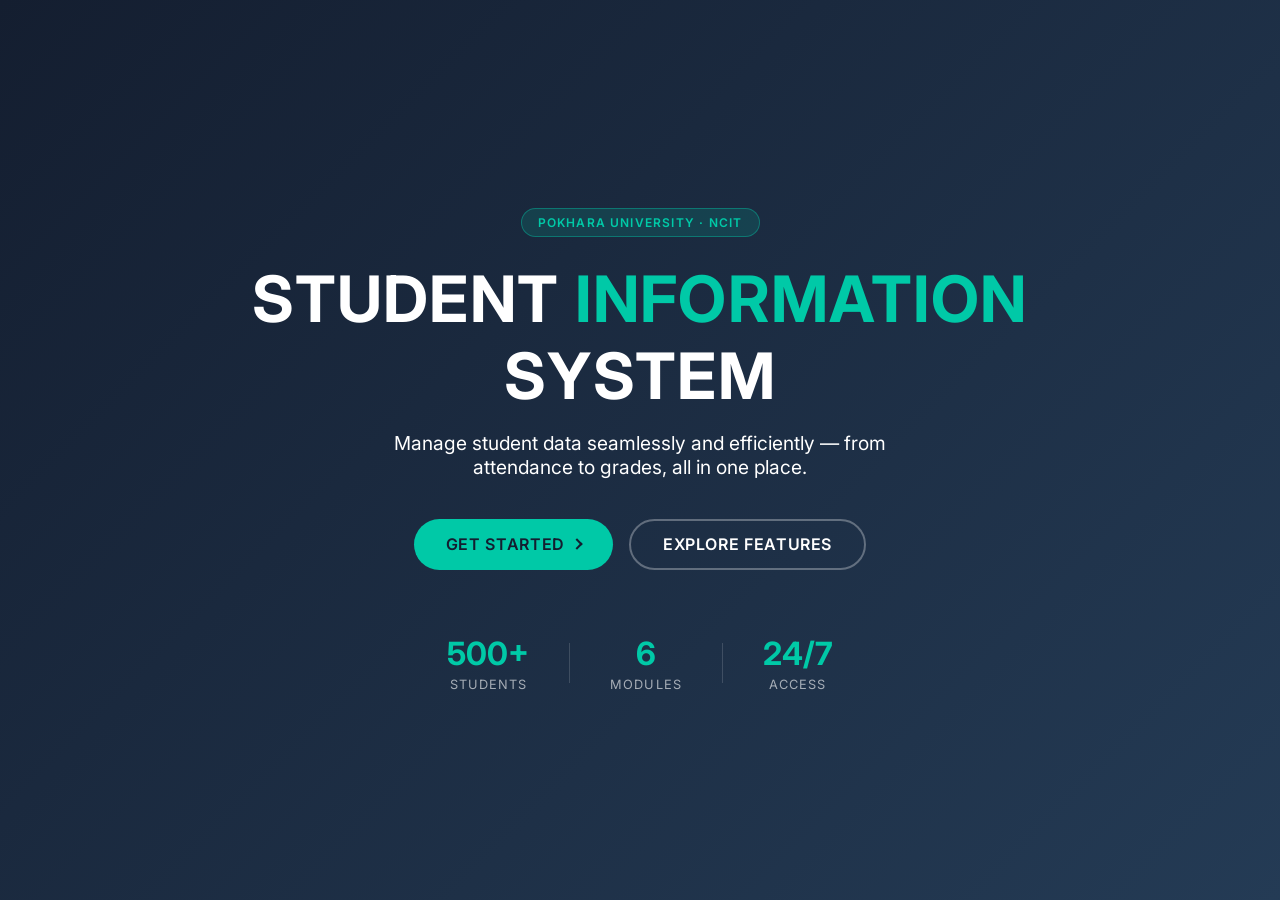
<file: index.html>
<!DOCTYPE html>
<html lang="en">
<head>
    <meta charset="UTF-8">
    <meta name="viewport" content="width=device-width, initial-scale=1.0">
    <meta name="description" content="Student Information System – Manage student data seamlessly and efficiently.">
    <title>Student Information System</title>
    <link rel="preconnect" href="https://fonts.googleapis.com">
    <link href="https://fonts.googleapis.com/css2?family=Inter:wght@400;600;700&display=swap" rel="stylesheet">
    <style>
        * {
            margin: 0;
            padding: 0;
            box-sizing: border-box;
        }

        body {
            background: linear-gradient(135deg, #141E30 0%, #243B55 100%);
            display: flex;
            justify-content: center;
            align-items: center;
            min-height: 100vh;
            color: #fff;
            font-family: 'Inter', sans-serif;
            padding: 20px;
        }

        .container {
            text-align: center;
            animation: fadeIn 1s ease-in-out;
            width: 100%;
            max-width: 800px;
        }

        .badge {
            display: inline-block;
            background: rgba(0, 201, 167, 0.15);
            border: 1px solid rgba(0, 201, 167, 0.4);
            color: #00C9A7;
            font-size: 0.75rem;
            font-weight: 600;
            letter-spacing: 0.1em;
            text-transform: uppercase;
            padding: 6px 16px;
            border-radius: 50px;
            margin-bottom: 1.5rem;
            animation: fadeIn 1.2s ease;
        }

        h1 {
            font-size: clamp(1.8rem, 5vw, 4rem);
            font-weight: 700;
            text-transform: uppercase;
            margin-bottom: 1rem;
            line-height: 1.2;
            letter-spacing: 0.02em;
            animation: fadeUp 1s ease-in-out 0.2s both;
        }

        h1 span {
            color: #00C9A7;
        }

        p {
            font-size: clamp(0.95rem, 2vw, 1.2rem);
            margin-bottom: 2.5rem;
            opacity: 0.75;
            animation: fadeUp 1s ease-in-out 0.4s both;
            max-width: 500px;
            margin-left: auto;
            margin-right: auto;
        }

        .btn-group {
            display: flex;
            gap: 16px;
            justify-content: center;
            flex-wrap: wrap;
            animation: fadeUp 1s ease-in-out 0.6s both;
        }

        .btn {
            display: inline-flex;
            align-items: center;
            gap: 8px;
            padding: 0.85rem 2rem;
            font-size: 1rem;
            font-weight: 600;
            color: #141E30;
            background: #00C9A7;
            border: none;
            border-radius: 50px;
            text-transform: uppercase;
            cursor: pointer;
            text-decoration: none;
            transition: all 0.3s ease;
            letter-spacing: 0.04em;
        }

        .btn:hover {
            background: #00E5FF;
            transform: translateY(-3px);
            box-shadow: 0 12px 30px rgba(0, 201, 167, 0.35);
        }

        .btn-outline {
            background: transparent;
            border: 2px solid rgba(255,255,255,0.3);
            color: #fff;
        }

        .btn-outline:hover {
            background: rgba(255,255,255,0.1);
            border-color: rgba(255,255,255,0.6);
            box-shadow: 0 12px 30px rgba(0,0,0,0.2);
        }

        .arrow {
            display: inline-block;
            width: 8px;
            height: 8px;
            border: solid currentColor;
            border-width: 0 2px 2px 0;
            transform: rotate(-45deg);
            transition: transform 0.3s;
        }

        .btn:hover .arrow {
            transform: rotate(-45deg) translateX(3px) translateY(-3px);
        }

        .stats {
            display: flex;
            justify-content: center;
            gap: 40px;
            margin-top: 4rem;
            flex-wrap: wrap;
            animation: fadeUp 1s ease-in-out 0.8s both;
        }

        .stat {
            text-align: center;
        }

        .stat-value {
            font-size: clamp(1.4rem, 3vw, 2rem);
            font-weight: 700;
            color: #00C9A7;
        }

        .stat-label {
            font-size: 0.8rem;
            opacity: 0.6;
            text-transform: uppercase;
            letter-spacing: 0.08em;
            margin-top: 4px;
        }

        .divider {
            width: 1px;
            height: 40px;
            background: rgba(255,255,255,0.15);
            align-self: center;
        }

        @keyframes fadeIn {
            from { opacity: 0; }
            to { opacity: 1; }
        }

        @keyframes fadeUp {
            from {
                transform: translateY(30px);
                opacity: 0;
            }
            to {
                transform: translateY(0);
                opacity: 1;
            }
        }

        @media (max-width: 480px) {
            .divider { display: none; }
            .stats { gap: 24px; }
            .btn-group { flex-direction: column; align-items: center; }
            .btn { width: 100%; max-width: 280px; justify-content: center; }
        }
    </style>
</head>
<body>
    <div class="container">
        <div class="badge">Pokhara University · NCIT</div>
        <h1>Student <span>Information</span> System</h1>
        <p>Manage student data seamlessly and efficiently — from attendance to grades, all in one place.</p>
        <div class="btn-group">
            <a href="login1.html" class="btn">
                Get Started
                <span class="arrow"></span>
            </a>
            <a href="main.html" class="btn btn-outline">Explore Features</a>
        </div>
        <div class="stats">
            <div class="stat">
                <div class="stat-value">500+</div>
                <div class="stat-label">Students</div>
            </div>
            <div class="divider"></div>
            <div class="stat">
                <div class="stat-value">6</div>
                <div class="stat-label">Modules</div>
            </div>
            <div class="divider"></div>
            <div class="stat">
                <div class="stat-value">24/7</div>
                <div class="stat-label">Access</div>
            </div>
        </div>
    </div>
</body>
</html>
</file>
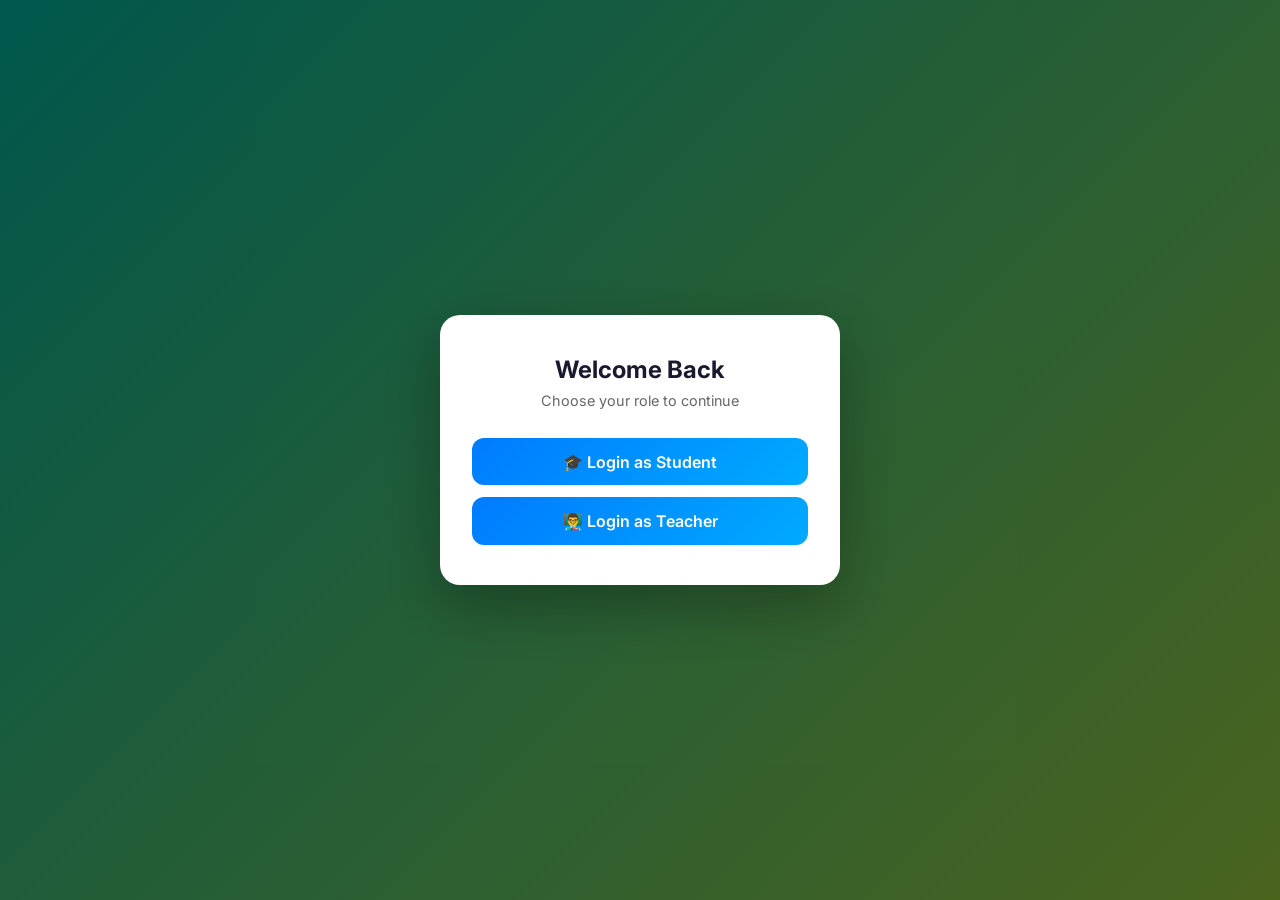
<file: login1.html>
<!DOCTYPE html>
<html lang="en">
<head>
    <meta charset="UTF-8">
    <meta name="viewport" content="width=device-width, initial-scale=1.0">
    <meta name="description" content="Student Information System – Login to access your portal.">
    <title>Login – Student Information System</title>
    <link rel="preconnect" href="https://fonts.googleapis.com">
    <link href="https://fonts.googleapis.com/css2?family=Inter:wght@400;500;600;700&display=swap" rel="stylesheet">
    <style>
        * {
            margin: 0;
            padding: 0;
            box-sizing: border-box;
        }

        body {
            font-family: 'Inter', sans-serif;
            background: linear-gradient(135deg, #00b09b, #96c93d);
            min-height: 100vh;
            display: flex;
            justify-content: center;
            align-items: center;
            padding: 20px;
        }

        /* ── Role Selection Modal ── */
        .overlay {
            position: fixed;
            inset: 0;
            background: rgba(0,0,0,0.5);
            display: flex;
            justify-content: center;
            align-items: center;
            z-index: 10;
            padding: 20px;
        }

        .overlay.hidden { display: none; }

        .login-modal {
            background: #fff;
            padding: 2.5rem 2rem;
            border-radius: 20px;
            text-align: center;
            box-shadow: 0 20px 60px rgba(0,0,0,0.3);
            animation: fadeIn 0.4s ease;
            width: 100%;
            max-width: 400px;
        }

        .login-modal h2 {
            margin-bottom: 0.5rem;
            font-size: 1.5rem;
            color: #1a1a2e;
        }

        .login-modal p {
            color: #666;
            font-size: 0.9rem;
            margin-bottom: 1.8rem;
        }

        .role-buttons {
            display: flex;
            flex-direction: column;
            gap: 12px;
        }

        .btn {
            padding: 0.85rem 1.5rem;
            font-size: 1rem;
            font-weight: 600;
            color: white;
            background: linear-gradient(135deg, #007bff, #00aaff);
            border: none;
            border-radius: 12px;
            cursor: pointer;
            transition: all 0.25s ease;
            width: 100%;
            font-family: inherit;
        }

        .btn:hover {
            transform: translateY(-2px);
            box-shadow: 0 8px 25px rgba(0,122,255,0.35);
        }

        /* ── Login Form Modal ── */
        .form-overlay {
            position: fixed;
            inset: 0;
            background: rgba(0,0,0,0.55);
            display: flex;
            justify-content: center;
            align-items: center;
            z-index: 20;
            padding: 20px;
            opacity: 0;
            pointer-events: none;
            transition: opacity 0.3s ease;
        }

        .form-overlay.visible {
            opacity: 1;
            pointer-events: all;
        }

        .form-modal {
            background: #fff;
            padding: 2.5rem 2rem;
            border-radius: 20px;
            box-shadow: 0 20px 60px rgba(0,0,0,0.3);
            width: 100%;
            max-width: 400px;
            transform: translateY(20px);
            transition: transform 0.3s ease;
        }

        .form-overlay.visible .form-modal {
            transform: translateY(0);
        }

        .form-modal h2 {
            font-size: 1.5rem;
            color: #1a1a2e;
            margin-bottom: 0.3rem;
        }

        .form-modal .subtitle {
            color: #888;
            font-size: 0.85rem;
            margin-bottom: 1.8rem;
        }

        .input-group {
            position: relative;
            margin-bottom: 1.2rem;
        }

        .input-group input {
            width: 100%;
            padding: 0.9rem 1rem 0.9rem 2.8rem;
            font-size: 0.95rem;
            border: 1.5px solid #e0e0e0;
            border-radius: 10px;
            outline: none;
            transition: border-color 0.25s;
            font-family: inherit;
            background: #f9f9f9;
        }

        .input-group input:focus {
            border-color: #007bff;
            background: #fff;
        }

        .input-group .icon {
            position: absolute;
            left: 0.9rem;
            top: 50%;
            transform: translateY(-50%);
            color: #aaa;
            font-size: 1rem;
            pointer-events: none;
        }

        .form-actions {
            display: flex;
            flex-direction: column;
            gap: 10px;
            margin-top: 1.5rem;
        }

        .btn-submit {
            background: linear-gradient(135deg, #28a745, #20c997);
        }

        .btn-submit:hover {
            box-shadow: 0 8px 25px rgba(40,167,69,0.35);
        }

        .btn-cancel {
            background: linear-gradient(135deg, #dc3545, #e84d60);
        }

        .btn-cancel:hover {
            box-shadow: 0 8px 25px rgba(220,53,69,0.35);
        }

        .back-link {
            text-align: center;
            margin-top: 1rem;
            font-size: 0.85rem;
            color: #888;
        }

        .back-link a {
            color: #007bff;
            text-decoration: none;
            font-weight: 600;
        }

        .back-link a:hover { text-decoration: underline; }

        @keyframes fadeIn {
            from { opacity: 0; transform: scale(0.96); }
            to { opacity: 1; transform: scale(1); }
        }

        @media (max-width: 380px) {
            .login-modal, .form-modal {
                padding: 2rem 1.5rem;
            }
        }
    </style>
</head>
<body>

    <!-- Role Selection -->
    <div class="overlay" id="overlay">
        <div class="login-modal">
            <h2>Welcome Back</h2>
            <p>Choose your role to continue</p>
            <div class="role-buttons">
                <button class="btn" id="student-login">🎓 Login as Student</button>
                <button class="btn" id="teacher-login">👨‍🏫 Login as Teacher</button>
            </div>
        </div>
    </div>

    <!-- Student Login Form -->
    <div class="form-overlay" id="student-overlay">
        <div class="form-modal" id="student-form">
            <h2>Student Login</h2>
            <p class="subtitle">Enter your credentials to access your portal</p>
            <form action="main.html">
                <div class="input-group">
                    <span class="icon">👤</span>
                    <input type="text" placeholder="Username" required autocomplete="username">
                </div>
                <div class="input-group">
                    <span class="icon">🔒</span>
                    <input type="password" placeholder="Password" required autocomplete="current-password">
                </div>
                <div class="form-actions">
                    <button type="submit" class="btn btn-submit">Login</button>
                    <button type="button" class="btn btn-cancel" id="cancel-student">Cancel</button>
                </div>
            </form>
            <div class="back-link">
                <a href="#" id="back-to-roles-student">← Back to role selection</a>
            </div>
        </div>
    </div>

    <!-- Teacher Login Form -->
    <div class="form-overlay" id="teacher-overlay">
        <div class="form-modal" id="teacher-form">
            <h2>Teacher Login</h2>
            <p class="subtitle">Enter your credentials to access your portal</p>
            <form action="main.html">
                <div class="input-group">
                    <span class="icon">👤</span>
                    <input type="text" placeholder="Username" required autocomplete="username">
                </div>
                <div class="input-group">
                    <span class="icon">🔒</span>
                    <input type="password" placeholder="Password" required autocomplete="current-password">
                </div>
                <div class="form-actions">
                    <button type="submit" class="btn btn-submit">Login</button>
                    <button type="button" class="btn btn-cancel" id="cancel-teacher">Cancel</button>
                </div>
            </form>
            <div class="back-link">
                <a href="#" id="back-to-roles-teacher">← Back to role selection</a>
            </div>
        </div>
    </div>

    <script>
        const overlay          = document.getElementById('overlay');
        const studentOverlay   = document.getElementById('student-overlay');
        const teacherOverlay   = document.getElementById('teacher-overlay');

        function showStudentForm() {
            overlay.classList.add('hidden');
            studentOverlay.classList.add('visible');
        }

        function showTeacherForm() {
            overlay.classList.add('hidden');
            teacherOverlay.classList.add('visible');
        }

        function backToRoles() {
            studentOverlay.classList.remove('visible');
            teacherOverlay.classList.remove('visible');
            overlay.classList.remove('hidden');
        }

        document.getElementById('student-login').addEventListener('click', showStudentForm);
        document.getElementById('teacher-login').addEventListener('click', showTeacherForm);
        document.getElementById('cancel-student').addEventListener('click', backToRoles);
        document.getElementById('cancel-teacher').addEventListener('click', backToRoles);
        document.getElementById('back-to-roles-student').addEventListener('click', (e) => { e.preventDefault(); backToRoles(); });
        document.getElementById('back-to-roles-teacher').addEventListener('click', (e) => { e.preventDefault(); backToRoles(); });
    </script>
</body>
</html>
</file>
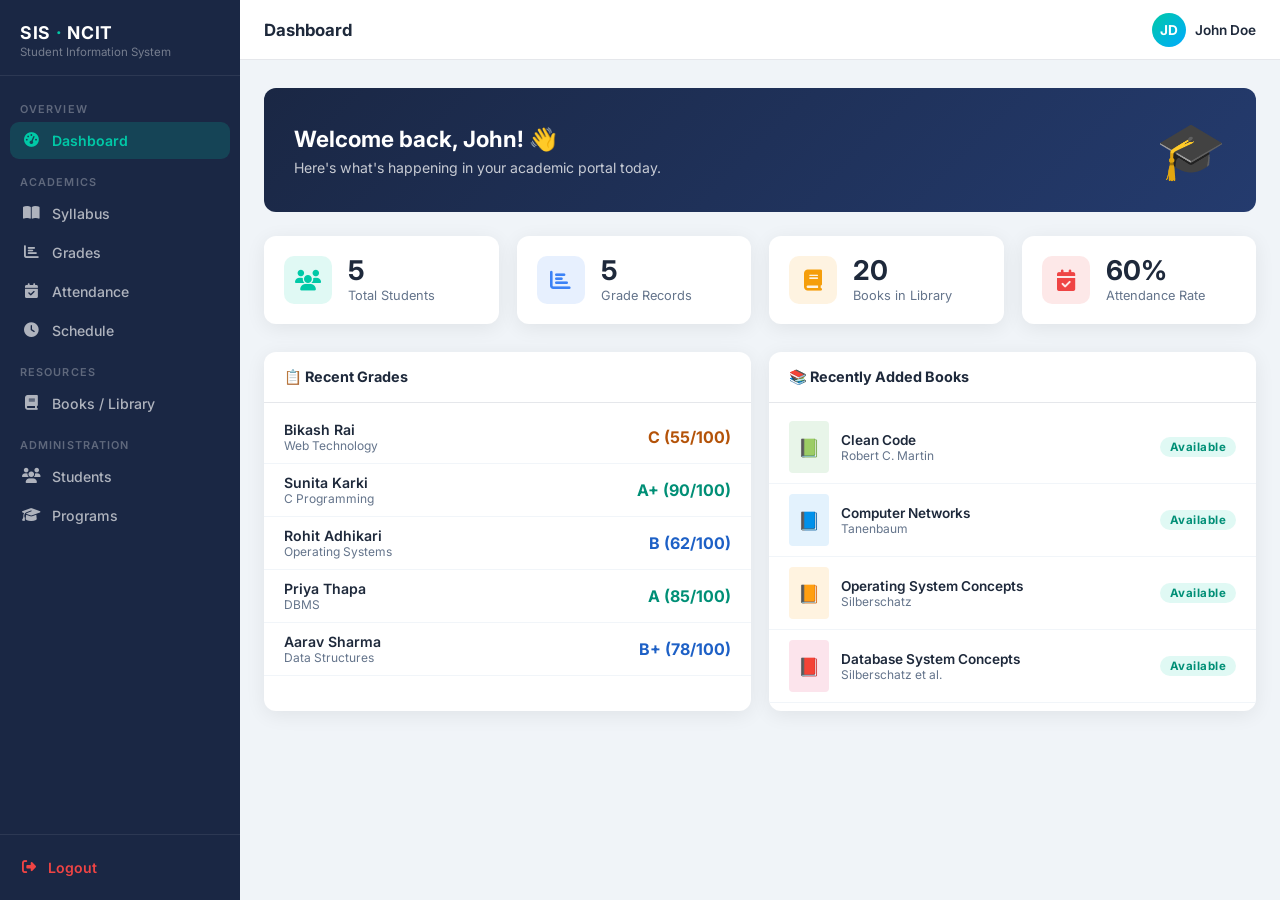
<file: main.html>
<!DOCTYPE html>
<html lang="en">
<head>
    <meta charset="UTF-8">
    <meta name="viewport" content="width=device-width, initial-scale=1.0">
    <meta name="description" content="Student Information System – Full Dashboard">
    <title>SIS Dashboard – NCIT</title>
    <link rel="preconnect" href="https://fonts.googleapis.com">
    <link href="https://fonts.googleapis.com/css2?family=Inter:wght@400;500;600;700&display=swap" rel="stylesheet">
    <link rel="stylesheet" href="https://cdnjs.cloudflare.com/ajax/libs/font-awesome/6.5.1/css/all.min.css">
    <style>
        :root {
            --bg: #f0f4f8;
            --sidebar-w: 240px;
            --sidebar-bg: #1a2744;
            --sidebar-hover: rgba(255,255,255,0.08);
            --sidebar-active: rgba(0,201,167,0.18);
            --accent: #00C9A7;
            --accent2: #3b82f6;
            --danger: #ef4444;
            --warn: #f59e0b;
            --card: #fff;
            --border: #e5e7eb;
            --text: #1e293b;
            --muted: #64748b;
            --header-h: 60px;
            --radius: 12px;
            --shadow: 0 4px 20px rgba(0,0,0,0.07);
            --shadow-lg: 0 10px 40px rgba(0,0,0,0.14);
        }

        *, *::before, *::after { margin:0; padding:0; box-sizing:border-box; }

        body {
            font-family: 'Inter', sans-serif;
            background: var(--bg);
            color: var(--text);
            min-height: 100vh;
            display: flex;
            overflow-x: hidden;
        }

        /* ══════════════════════════════
           SIDEBAR
        ══════════════════════════════ */
        #sidebar {
            width: var(--sidebar-w);
            min-height: 100vh;
            background: var(--sidebar-bg);
            display: flex;
            flex-direction: column;
            position: fixed;
            top: 0; left: 0;
            z-index: 200;
            transition: transform 0.3s ease;
        }

        .sidebar-logo {
            padding: 22px 20px 16px;
            border-bottom: 1px solid rgba(255,255,255,0.08);
        }

        .sidebar-logo h1 {
            color: #fff;
            font-size: 1.1rem;
            font-weight: 700;
            letter-spacing: 0.04em;
        }

        .sidebar-logo span { color: var(--accent); }

        .sidebar-logo p {
            color: rgba(255,255,255,0.4);
            font-size: 0.72rem;
            margin-top: 2px;
        }

        .sidebar-nav {
            flex: 1;
            padding: 12px 10px;
            overflow-y: auto;
        }

        .nav-section-label {
            color: rgba(255,255,255,0.3);
            font-size: 0.68rem;
            font-weight: 600;
            letter-spacing: 0.1em;
            text-transform: uppercase;
            padding: 14px 10px 6px;
        }

        .nav-item {
            display: flex;
            align-items: center;
            gap: 12px;
            padding: 10px 12px;
            border-radius: 9px;
            color: rgba(255,255,255,0.65);
            font-size: 0.88rem;
            font-weight: 500;
            cursor: pointer;
            transition: all 0.2s;
            margin-bottom: 2px;
            border: none;
            background: none;
            width: 100%;
            text-align: left;
            font-family: inherit;
        }

        .nav-item i { width: 18px; text-align: center; font-size: 0.92rem; }

        .nav-item:hover { background: var(--sidebar-hover); color: #fff; }

        .nav-item.active {
            background: var(--sidebar-active);
            color: var(--accent);
            font-weight: 600;
        }

        .sidebar-footer {
            padding: 14px 10px;
            border-top: 1px solid rgba(255,255,255,0.08);
        }

        .logout-nav-btn {
            display: flex;
            align-items: center;
            gap: 12px;
            padding: 10px 12px;
            border-radius: 9px;
            color: #ef4444;
            font-size: 0.88rem;
            font-weight: 600;
            cursor: pointer;
            border: none;
            background: none;
            width: 100%;
            text-align: left;
            font-family: inherit;
            transition: background 0.2s;
        }

        .logout-nav-btn:hover { background: rgba(239,68,68,0.12); }

        /* ══════════════════════════════
           MAIN AREA
        ══════════════════════════════ */
        #main-area {
            margin-left: var(--sidebar-w);
            flex: 1;
            display: flex;
            flex-direction: column;
            min-height: 100vh;
        }

        /* Top bar */
        .topbar {
            height: var(--header-h);
            background: var(--card);
            border-bottom: 1px solid var(--border);
            display: flex;
            align-items: center;
            justify-content: space-between;
            padding: 0 24px;
            position: sticky;
            top: 0;
            z-index: 100;
        }

        .topbar-left { display: flex; align-items: center; gap: 14px; }

        #hamburger-btn {
            display: none;
            background: none;
            border: none;
            cursor: pointer;
            font-size: 1.2rem;
            color: var(--text);
        }

        .page-title { font-size: 1.05rem; font-weight: 700; color: var(--text); }

        .topbar-right { display: flex; align-items: center; gap: 14px; }

        .topbar-user {
            display: flex;
            align-items: center;
            gap: 9px;
            font-size: 0.85rem;
            font-weight: 600;
            color: var(--text);
        }

        .avatar {
            width: 34px;
            height: 34px;
            border-radius: 50%;
            background: linear-gradient(135deg, var(--accent), #00aaff);
            display: flex;
            align-items: center;
            justify-content: center;
            color: #fff;
            font-weight: 700;
            font-size: 0.85rem;
        }

        /* Page Content */
        .page-content {
            padding: 28px 24px;
            flex: 1;
        }

        /* ══════════════════════════════
           PAGE SECTIONS (hidden/visible)
        ══════════════════════════════ */
        .page-section { display: none; }
        .page-section.active { display: block; }

        /* ══════════════════════════════
           DASHBOARD OVERVIEW
        ══════════════════════════════ */
        .stats-grid {
            display: grid;
            grid-template-columns: repeat(auto-fit, minmax(180px, 1fr));
            gap: 18px;
            margin-bottom: 28px;
        }

        .stat-card {
            background: var(--card);
            border-radius: var(--radius);
            padding: 20px;
            box-shadow: var(--shadow);
            display: flex;
            align-items: center;
            gap: 16px;
            transition: transform 0.2s;
        }

        .stat-card:hover { transform: translateY(-3px); }

        .stat-icon {
            width: 48px;
            height: 48px;
            border-radius: 10px;
            display: flex;
            align-items: center;
            justify-content: center;
            font-size: 1.3rem;
            flex-shrink: 0;
        }

        .stat-icon.green  { background: rgba(0,201,167,0.12); color: var(--accent); }
        .stat-icon.blue   { background: rgba(59,130,246,0.12); color: var(--accent2); }
        .stat-icon.amber  { background: rgba(245,158,11,0.12); color: var(--warn); }
        .stat-icon.red    { background: rgba(239,68,68,0.12); color: var(--danger); }

        .stat-info .val { font-size: 1.7rem; font-weight: 700; line-height: 1; }
        .stat-info .lbl { font-size: 0.8rem; color: var(--muted); margin-top: 3px; }

        .recent-grid {
            display: grid;
            grid-template-columns: repeat(auto-fit, minmax(300px, 1fr));
            gap: 18px;
        }

        /* ══════════════════════════════
           MODULE CARDS / TABLES
        ══════════════════════════════ */
        .module-header {
            display: flex;
            align-items: center;
            justify-content: space-between;
            margin-bottom: 20px;
            flex-wrap: wrap;
            gap: 12px;
        }

        .module-header h2 { font-size: 1.2rem; font-weight: 700; }

        .btn-primary {
            display: inline-flex;
            align-items: center;
            gap: 7px;
            padding: 9px 18px;
            background: var(--accent);
            color: #1a2744;
            border: none;
            border-radius: 9px;
            font-size: 0.88rem;
            font-weight: 700;
            cursor: pointer;
            font-family: inherit;
            transition: all 0.2s;
            text-decoration: none;
        }

        .btn-primary:hover {
            background: #00b394;
            transform: translateY(-1px);
            box-shadow: 0 6px 18px rgba(0,201,167,0.3);
        }

        .btn-secondary {
            padding: 8px 16px;
            background: #f1f5f9;
            color: var(--text);
            border: none;
            border-radius: 9px;
            font-size: 0.85rem;
            font-weight: 600;
            cursor: pointer;
            font-family: inherit;
            transition: background 0.2s;
        }

        .btn-secondary:hover { background: #e2e8f0; }

        .search-bar {
            display: flex;
            align-items: center;
            gap: 10px;
            flex-wrap: wrap;
        }

        .search-bar input {
            padding: 9px 14px;
            border: 1.5px solid var(--border);
            border-radius: 9px;
            font-size: 0.88rem;
            font-family: inherit;
            outline: none;
            min-width: 200px;
            transition: border-color 0.2s;
        }

        .search-bar input:focus { border-color: var(--accent); }

        /* Card wrapper */
        .card {
            background: var(--card);
            border-radius: var(--radius);
            box-shadow: var(--shadow);
            overflow: hidden;
        }

        /* Table */
        .table-wrapper { overflow-x: auto; }

        table {
            width: 100%;
            border-collapse: collapse;
            font-size: 0.875rem;
        }

        thead th {
            background: #f8fafc;
            padding: 12px 16px;
            text-align: left;
            font-size: 0.75rem;
            font-weight: 700;
            color: var(--muted);
            text-transform: uppercase;
            letter-spacing: 0.06em;
            border-bottom: 1px solid var(--border);
            white-space: nowrap;
        }

        tbody td {
            padding: 13px 16px;
            border-bottom: 1px solid #f1f5f9;
            color: var(--text);
            vertical-align: middle;
        }

        tbody tr:last-child td { border-bottom: none; }

        tbody tr:hover { background: #f8fafc; }

        .action-btns { display: flex; gap: 6px; }

        .btn-edit, .btn-delete, .btn-view {
            padding: 6px 12px;
            border: none;
            border-radius: 7px;
            font-size: 0.78rem;
            font-weight: 600;
            cursor: pointer;
            font-family: inherit;
            transition: all 0.2s;
        }

        .btn-edit  { background: rgba(59,130,246,0.12); color: var(--accent2); }
        .btn-edit:hover  { background: var(--accent2); color: #fff; }
        .btn-delete { background: rgba(239,68,68,0.1); color: var(--danger); }
        .btn-delete:hover { background: var(--danger); color: #fff; }
        .btn-view  { background: rgba(0,201,167,0.1); color: #008f76; }
        .btn-view:hover  { background: var(--accent); color: #1a2744; }

        /* Badge / Pill */
        .badge {
            display: inline-block;
            padding: 3px 10px;
            border-radius: 20px;
            font-size: 0.72rem;
            font-weight: 700;
            letter-spacing: 0.04em;
        }

        .badge-green  { background: rgba(0,201,167,0.12); color: #008f76; }
        .badge-blue   { background: rgba(59,130,246,0.12); color: #1d60c6; }
        .badge-amber  { background: rgba(245,158,11,0.12); color: #b45309; }
        .badge-red    { background: rgba(239,68,68,0.1);  color: #b91c1c; }
        .badge-gray   { background: #f1f5f9; color: var(--muted); }

        /* Empty state */
        .empty-state {
            text-align: center;
            padding: 50px 20px;
            color: var(--muted);
        }

        .empty-state i { font-size: 2.5rem; margin-bottom: 12px; opacity: 0.4; }
        .empty-state p { font-size: 0.9rem; }

        /* ══════════════════════════════
           GRADE DISPLAY
        ══════════════════════════════ */
        .grade-A  { color: #008f76; font-weight: 700; }
        .grade-B  { color: #1d60c6; font-weight: 700; }
        .grade-C  { color: #b45309; font-weight: 700; }
        .grade-D  { color: #b91c1c; font-weight: 700; }
        .grade-F  { color: #7f1d1d; font-weight: 700; }

        /* Progress bar */
        .progress-bar {
            width: 100%;
            height: 6px;
            background: #e5e7eb;
            border-radius: 3px;
            overflow: hidden;
            min-width: 80px;
        }

        .progress-fill {
            height: 100%;
            border-radius: 3px;
            background: var(--accent);
            transition: width 0.6s ease;
        }

        /* ══════════════════════════════
           MODAL
        ══════════════════════════════ */
        .modal-backdrop {
            display: none;
            position: fixed;
            inset: 0;
            background: rgba(0,0,0,0.45);
            z-index: 1000;
            align-items: center;
            justify-content: center;
            padding: 20px;
        }

        .modal-backdrop.open { display: flex; }

        .modal {
            background: #fff;
            border-radius: 16px;
            box-shadow: var(--shadow-lg);
            width: 100%;
            max-width: 500px;
            max-height: 90vh;
            overflow-y: auto;
            animation: popIn 0.25s ease;
        }

        .modal-header {
            display: flex;
            align-items: center;
            justify-content: space-between;
            padding: 20px 24px 16px;
            border-bottom: 1px solid var(--border);
        }

        .modal-header h3 { font-size: 1.05rem; font-weight: 700; }

        .modal-close {
            background: none;
            border: none;
            font-size: 1.2rem;
            cursor: pointer;
            color: var(--muted);
            transition: color 0.2s;
        }

        .modal-close:hover { color: var(--danger); }

        .modal-body { padding: 20px 24px; }

        .form-group { margin-bottom: 16px; }

        .form-group label {
            display: block;
            font-size: 0.8rem;
            font-weight: 600;
            color: var(--muted);
            margin-bottom: 6px;
            text-transform: uppercase;
            letter-spacing: 0.05em;
        }

        .form-group input,
        .form-group select,
        .form-group textarea {
            width: 100%;
            padding: 10px 13px;
            border: 1.5px solid var(--border);
            border-radius: 9px;
            font-size: 0.9rem;
            font-family: inherit;
            outline: none;
            transition: border-color 0.2s;
            background: #f9fafb;
            color: var(--text);
        }

        .form-group input:focus,
        .form-group select:focus,
        .form-group textarea:focus {
            border-color: var(--accent);
            background: #fff;
        }

        .form-group textarea { resize: vertical; min-height: 80px; }

        .form-row { display: grid; grid-template-columns: 1fr 1fr; gap: 14px; }

        .modal-footer {
            display: flex;
            gap: 10px;
            justify-content: flex-end;
            padding: 16px 24px 20px;
            border-top: 1px solid var(--border);
        }

        .btn-save {
            padding: 10px 22px;
            background: var(--accent);
            color: #1a2744;
            border: none;
            border-radius: 9px;
            font-size: 0.9rem;
            font-weight: 700;
            cursor: pointer;
            font-family: inherit;
            transition: all 0.2s;
        }

        .btn-save:hover { background: #00b394; }

        .btn-cancel-modal {
            padding: 10px 18px;
            background: #f1f5f9;
            color: var(--text);
            border: none;
            border-radius: 9px;
            font-size: 0.9rem;
            font-weight: 600;
            cursor: pointer;
            font-family: inherit;
            transition: background 0.2s;
        }

        .btn-cancel-modal:hover { background: #e2e8f0; }

        /* Toast */
        #toast {
            position: fixed;
            bottom: 24px;
            right: 24px;
            background: #1a2744;
            color: #fff;
            padding: 12px 20px;
            border-radius: 10px;
            font-size: 0.88rem;
            font-weight: 500;
            box-shadow: 0 8px 25px rgba(0,0,0,0.2);
            transform: translateY(80px);
            opacity: 0;
            transition: all 0.35s ease;
            z-index: 9999;
            max-width: 320px;
        }

        #toast.show { transform: translateY(0); opacity: 1; }
        #toast.success { border-left: 4px solid var(--accent); }
        #toast.error   { border-left: 4px solid var(--danger); }

        /* ══════════════════════════════
           SYLLABUS specific
        ══════════════════════════════ */
        .syllabus-cards {
            display: grid;
            grid-template-columns: repeat(auto-fill, minmax(280px, 1fr));
            gap: 18px;
        }

        .syllabus-card {
            background: var(--card);
            border-radius: var(--radius);
            box-shadow: var(--shadow);
            padding: 20px;
            border-top: 4px solid var(--accent);
            transition: transform 0.2s;
        }

        .syllabus-card:hover { transform: translateY(-4px); }

        .syllabus-card h3 { font-size: 1rem; margin-bottom: 6px; }

        .syllabus-card .meta {
            font-size: 0.78rem;
            color: var(--muted);
            margin-bottom: 12px;
        }

        .syllabus-topics { list-style: none; }

        .syllabus-topics li {
            display: flex;
            align-items: flex-start;
            gap: 8px;
            padding: 5px 0;
            font-size: 0.82rem;
            color: #475569;
            border-bottom: 1px dashed #f1f5f9;
        }

        .syllabus-topics li:last-child { border-bottom: none; }

        .syllabus-topics li::before {
            content: '▸';
            color: var(--accent);
            flex-shrink: 0;
            margin-top: 1px;
        }

        .syllabus-card-actions {
            margin-top: 14px;
            display: flex;
            gap: 8px;
        }

        /* Attendance grid */
        .attendance-summary {
            display: grid;
            grid-template-columns: repeat(auto-fit, minmax(140px, 1fr));
            gap: 14px;
            margin-bottom: 22px;
        }

        .att-stat {
            background: var(--card);
            border-radius: var(--radius);
            padding: 16px;
            box-shadow: var(--shadow);
            text-align: center;
        }

        .att-stat .val { font-size: 1.6rem; font-weight: 700; }
        .att-stat .lbl { font-size: 0.78rem; color: var(--muted); margin-top: 3px; }

        /* ══════════════════════════════
           RESPONSIVE
        ══════════════════════════════ */
        @media (max-width: 768px) {
            #sidebar {
                transform: translateX(-100%);
            }

            #sidebar.open { transform: translateX(0); }

            #main-area { margin-left: 0; }

            #hamburger-btn { display: block; }

            .page-content { padding: 20px 16px; }

            .form-row { grid-template-columns: 1fr; }

            .stats-grid { grid-template-columns: repeat(2, 1fr); }

            .topbar { padding: 0 16px; }
        }

        @media (max-width: 480px) {
            .stats-grid { grid-template-columns: 1fr 1fr; }
            .module-header { flex-direction: column; align-items: flex-start; }
        }

        /* Overlay for mobile sidebar */
        #sidebar-overlay {
            display: none;
            position: fixed;
            inset: 0;
            background: rgba(0,0,0,0.4);
            z-index: 190;
        }

        #sidebar-overlay.show { display: block; }

        @keyframes popIn {
            from { opacity:0; transform:scale(0.93); }
            to   { opacity:1; transform:scale(1); }
        }

        /* Hero banner in dashboard */
        .hero-banner {
            background: linear-gradient(135deg, #1a2744 0%, #243b6e 100%);
            border-radius: var(--radius);
            padding: 28px 30px;
            color: #fff;
            margin-bottom: 24px;
            display: flex;
            justify-content: space-between;
            align-items: center;
            flex-wrap: wrap;
            gap: 16px;
        }

        .hero-banner h2 { font-size: 1.4rem; margin-bottom: 6px; }
        .hero-banner p  { font-size: 0.88rem; opacity: 0.75; }
        .hero-banner .emoji { font-size: 3.5rem; }

        /* Book cover colors */
        .book-cover {
            width: 40px;
            height: 52px;
            border-radius: 4px;
            display: flex;
            align-items: center;
            justify-content: center;
            font-size: 1.1rem;
            flex-shrink: 0;
        }

        /* Schedule table colors */
        .sched-cell { font-size: 0.78rem; padding: 8px 10px; border-radius: 7px; text-align: center; }
        .sched-math    { background: rgba(59,130,246,0.1);  color: #1d60c6; }
        .sched-science { background: rgba(0,201,167,0.1);  color: #008f76; }
        .sched-english { background: rgba(245,158,11,0.1); color: #b45309; }
        .sched-nepali  { background: rgba(139,92,246,0.1); color: #6d28d9; }
        .sched-cs      { background: rgba(239,68,68,0.1);  color: #b91c1c; }
        .sched-free    { background: #f8fafc; color: var(--muted); }
    </style>
</head>
<body>

<!-- ══════════════ SIDEBAR OVERLAY (mobile) ══════════════ -->
<div id="sidebar-overlay" onclick="closeSidebar()"></div>

<!-- ══════════════ SIDEBAR ══════════════ -->
<aside id="sidebar">
    <div class="sidebar-logo">
        <h1>SIS <span>·</span> NCIT</h1>
        <p>Student Information System</p>
    </div>

    <nav class="sidebar-nav">
        <div class="nav-section-label">Overview</div>
        <button class="nav-item active" data-page="dashboard" onclick="navigate(this)">
            <i class="fa-solid fa-gauge-high"></i> Dashboard
        </button>

        <div class="nav-section-label">Academics</div>
        <button class="nav-item" data-page="syllabus" onclick="navigate(this)">
            <i class="fa-solid fa-book-open"></i> Syllabus
        </button>
        <button class="nav-item" data-page="grades" onclick="navigate(this)">
            <i class="fa-solid fa-chart-bar"></i> Grades
        </button>
        <button class="nav-item" data-page="attendance" onclick="navigate(this)">
            <i class="fa-solid fa-calendar-check"></i> Attendance
        </button>
        <button class="nav-item" data-page="schedule" onclick="navigate(this)">
            <i class="fa-solid fa-clock"></i> Schedule
        </button>

        <div class="nav-section-label">Resources</div>
        <button class="nav-item" data-page="books" onclick="navigate(this)">
            <i class="fa-solid fa-book"></i> Books / Library
        </button>

        <div class="nav-section-label">Administration</div>
        <button class="nav-item" data-page="students" onclick="navigate(this)">
            <i class="fa-solid fa-users"></i> Students
        </button>
        <button class="nav-item" data-page="programs" onclick="navigate(this)">
            <i class="fa-solid fa-graduation-cap"></i> Programs
        </button>
    </nav>

    <div class="sidebar-footer">
        <button class="logout-nav-btn" onclick="logoutUser()">
            <i class="fa-solid fa-right-from-bracket"></i> Logout
        </button>
    </div>
</aside>

<!-- ══════════════ MAIN AREA ══════════════ -->
<div id="main-area">
    <!-- Topbar -->
    <header class="topbar">
        <div class="topbar-left">
            <button id="hamburger-btn" onclick="toggleSidebar()">
                <i class="fa-solid fa-bars"></i>
            </button>
            <span class="page-title" id="page-title">Dashboard</span>
        </div>
        <div class="topbar-right">
            <div class="topbar-user">
                <div class="avatar">JD</div>
                <span>John Doe</span>
            </div>
        </div>
    </header>

    <!-- ════════════ PAGE CONTENT ════════════ -->
    <div class="page-content">

        <!-- ─── DASHBOARD ─── -->
        <section class="page-section active" id="page-dashboard">
            <div class="hero-banner">
                <div>
                    <h2>Welcome back, John! 👋</h2>
                    <p>Here's what's happening in your academic portal today.</p>
                </div>
                <div class="emoji">🎓</div>
            </div>

            <div class="stats-grid" id="dash-stats"></div>

            <div class="recent-grid">
                <div class="card">
                    <div style="padding:16px 20px;border-bottom:1px solid var(--border);font-weight:700;font-size:0.9rem;">
                        📋 Recent Grades
                    </div>
                    <div id="dash-recent-grades" style="padding:8px 0;"></div>
                </div>
                <div class="card">
                    <div style="padding:16px 20px;border-bottom:1px solid var(--border);font-weight:700;font-size:0.9rem;">
                        📚 Recently Added Books
                    </div>
                    <div id="dash-recent-books" style="padding:8px 0;"></div>
                </div>
            </div>
        </section>

        <!-- ─── SYLLABUS ─── -->
        <section class="page-section" id="page-syllabus">
            <div class="module-header">
                <div>
                    <h2>📖 Syllabus Management</h2>
                    <p style="color:var(--muted);font-size:0.85rem;margin-top:3px;">Manage course topics and curriculum</p>
                </div>
                <button class="btn-primary" onclick="openModal('syllabus')">
                    <i class="fa-solid fa-plus"></i> Add Subject
                </button>
            </div>
            <div class="syllabus-cards" id="syllabus-container"></div>
        </section>

        <!-- ─── GRADES ─── -->
        <section class="page-section" id="page-grades">
            <div class="module-header">
                <div>
                    <h2>📊 Grades Management</h2>
                    <p style="color:var(--muted);font-size:0.85rem;margin-top:3px;">Track and manage student grades</p>
                </div>
                <div class="search-bar">
                    <input type="text" id="grades-search" placeholder="🔍 Search student or subject…" oninput="renderGrades()">
                    <button class="btn-primary" onclick="openModal('grade')">
                        <i class="fa-solid fa-plus"></i> Add Grade
                    </button>
                </div>
            </div>
            <div class="card">
                <div class="table-wrapper">
                    <table>
                        <thead>
                            <tr>
                                <th>#</th>
                                <th>Student Name</th>
                                <th>Subject</th>
                                <th>Marks</th>
                                <th>Total</th>
                                <th>Grade</th>
                                <th>Semester</th>
                                <th>Actions</th>
                            </tr>
                        </thead>
                        <tbody id="grades-body"></tbody>
                    </table>
                </div>
            </div>
        </section>

        <!-- ─── ATTENDANCE ─── -->
        <section class="page-section" id="page-attendance">
            <div class="module-header">
                <div>
                    <h2>✅ Attendance Management</h2>
                    <p style="color:var(--muted);font-size:0.85rem;margin-top:3px;">Track student attendance records</p>
                </div>
                <div class="search-bar">
                    <input type="text" id="att-search" placeholder="🔍 Search student…" oninput="renderAttendance()">
                    <button class="btn-primary" onclick="openModal('attendance')">
                        <i class="fa-solid fa-plus"></i> Add Record
                    </button>
                </div>
            </div>
            <div class="attendance-summary" id="att-summary"></div>
            <div class="card">
                <div class="table-wrapper">
                    <table>
                        <thead>
                            <tr>
                                <th>#</th>
                                <th>Student</th>
                                <th>Subject</th>
                                <th>Date</th>
                                <th>Status</th>
                                <th>Semester</th>
                                <th>Actions</th>
                            </tr>
                        </thead>
                        <tbody id="attendance-body"></tbody>
                    </table>
                </div>
            </div>
        </section>

        <!-- ─── SCHEDULE ─── -->
        <section class="page-section" id="page-schedule">
            <div class="module-header">
                <div>
                    <h2>🕐 Class Schedule</h2>
                    <p style="color:var(--muted);font-size:0.85rem;margin-top:3px;">Weekly timetable overview</p>
                </div>
                <button class="btn-primary" onclick="openModal('schedule')">
                    <i class="fa-solid fa-plus"></i> Add Slot
                </button>
            </div>
            <div class="card">
                <div class="table-wrapper" id="schedule-table-wrap"></div>
            </div>
            <div style="margin-top:20px;">
                <h3 style="font-size:0.95rem;margin-bottom:12px;color:var(--muted);">All Schedule Entries</h3>
                <div class="card">
                    <div class="table-wrapper">
                        <table>
                            <thead>
                                <tr><th>#</th><th>Day</th><th>Time</th><th>Subject</th><th>Teacher</th><th>Room</th><th>Actions</th></tr>
                            </thead>
                            <tbody id="schedule-body"></tbody>
                        </table>
                    </div>
                </div>
            </div>
        </section>

        <!-- ─── BOOKS ─── -->
        <section class="page-section" id="page-books">
            <div class="module-header">
                <div>
                    <h2>📚 Library / Books</h2>
                    <p style="color:var(--muted);font-size:0.85rem;margin-top:3px;">Manage library catalog and availability</p>
                </div>
                <div class="search-bar">
                    <input type="text" id="books-search" placeholder="🔍 Search title or author…" oninput="renderBooks()">
                    <button class="btn-primary" onclick="openModal('book')">
                        <i class="fa-solid fa-plus"></i> Add Book
                    </button>
                </div>
            </div>
            <div class="card">
                <div class="table-wrapper">
                    <table>
                        <thead>
                            <tr>
                                <th>#</th>
                                <th>Book</th>
                                <th>Author</th>
                                <th>ISBN</th>
                                <th>Subject</th>
                                <th>Copies</th>
                                <th>Status</th>
                                <th>Actions</th>
                            </tr>
                        </thead>
                        <tbody id="books-body"></tbody>
                    </table>
                </div>
            </div>
        </section>

        <!-- ─── STUDENTS ─── -->
        <section class="page-section" id="page-students">
            <div class="module-header">
                <div>
                    <h2>👥 Student Records</h2>
                    <p style="color:var(--muted);font-size:0.85rem;margin-top:3px;">Manage student enrollment and information</p>
                </div>
                <div class="search-bar">
                    <input type="text" id="students-search" placeholder="🔍 Search name or ID…" oninput="renderStudents()">
                    <button class="btn-primary" onclick="openModal('student')">
                        <i class="fa-solid fa-plus"></i> Add Student
                    </button>
                </div>
            </div>
            <div class="card">
                <div class="table-wrapper">
                    <table>
                        <thead>
                            <tr>
                                <th>#</th>
                                <th>Student ID</th>
                                <th>Full Name</th>
                                <th>Program</th>
                                <th>Semester</th>
                                <th>Email</th>
                                <th>Phone</th>
                                <th>Status</th>
                                <th>Actions</th>
                            </tr>
                        </thead>
                        <tbody id="students-body"></tbody>
                    </table>
                </div>
            </div>
        </section>

        <!-- ─── PROGRAMS ─── -->
        <section class="page-section" id="page-programs">
            <div class="module-header">
                <div>
                    <h2>🎓 Programs</h2>
                    <p style="color:var(--muted);font-size:0.85rem;margin-top:3px;">Academic programs offered by NCIT</p>
                </div>
                <button class="btn-primary" onclick="openModal('program')">
                    <i class="fa-solid fa-plus"></i> Add Program
                </button>
            </div>
            <div class="card">
                <div class="table-wrapper">
                    <table>
                        <thead>
                            <tr>
                                <th>#</th>
                                <th>Program Name</th>
                                <th>Code</th>
                                <th>Duration</th>
                                <th>Semesters</th>
                                <th>Enrolled</th>
                                <th>Status</th>
                                <th>Actions</th>
                            </tr>
                        </thead>
                        <tbody id="programs-body"></tbody>
                    </table>
                </div>
            </div>
        </section>

    </div><!-- /page-content -->
</div><!-- /main-area -->

<!-- ══════════════ MODAL ══════════════ -->
<div class="modal-backdrop" id="modal-backdrop" onclick="onBackdropClick(event)">
    <div class="modal" id="modal">
        <div class="modal-header">
            <h3 id="modal-title">Add Record</h3>
            <button class="modal-close" onclick="closeModal()">✕</button>
        </div>
        <div class="modal-body" id="modal-body"></div>
        <div class="modal-footer">
            <button class="btn-cancel-modal" onclick="closeModal()">Cancel</button>
            <button class="btn-save" id="modal-save-btn" onclick="saveRecord()">Save</button>
        </div>
    </div>
</div>

<!-- Toast -->
<div id="toast"></div>

<!-- ══════════════════════════════
     JAVASCRIPT
══════════════════════════════ -->
<script>
// ─────────────────────────────────────────────────────────
//  DATA STORE  (localStorage backed)
// ─────────────────────────────────────────────────────────
const KEYS = {
    students:   'sis_students',
    grades:     'sis_grades',
    books:      'sis_books',
    syllabus:   'sis_syllabus',
    attendance: 'sis_attendance',
    schedule:   'sis_schedule',
    programs:   'sis_programs',
};

function load(key)       { try { return JSON.parse(localStorage.getItem(key)) || []; } catch { return []; } }
function save(key, data) { localStorage.setItem(key, JSON.stringify(data)); }
function uid()           { return Date.now().toString(36) + Math.random().toString(36).slice(2, 6); }

// ─── Seed default data if empty ───
function seedData() {
    if (!load(KEYS.students).length) {
        save(KEYS.students, [
            { id: uid(), sid: 'NCIT-001', name: 'Aarav Sharma',   program: 'BIT',  semester: '5', email: 'aarav@ncit.edu.np',   phone: '9841000001', status: 'Active' },
            { id: uid(), sid: 'NCIT-002', name: 'Priya Thapa',    program: 'BCA',  semester: '3', email: 'priya@ncit.edu.np',   phone: '9841000002', status: 'Active' },
            { id: uid(), sid: 'NCIT-003', name: 'Rohit Adhikari', program: 'BIT',  semester: '7', email: 'rohit@ncit.edu.np',   phone: '9841000003', status: 'Active' },
            { id: uid(), sid: 'NCIT-004', name: 'Sunita Karki',   program: 'BSCIT',semester: '2', email: 'sunita@ncit.edu.np',  phone: '9841000004', status: 'Inactive' },
            { id: uid(), sid: 'NCIT-005', name: 'Bikash Rai',     program: 'BCA',  semester: '6', email: 'bikash@ncit.edu.np',  phone: '9841000005', status: 'Active' },
        ]);
    }
    if (!load(KEYS.grades).length) {
        save(KEYS.grades, [
            { id: uid(), student: 'Aarav Sharma',   subject: 'Data Structures',  marks: 78, total: 100, semester: '5' },
            { id: uid(), student: 'Priya Thapa',    subject: 'DBMS',             marks: 85, total: 100, semester: '3' },
            { id: uid(), student: 'Rohit Adhikari', subject: 'Operating Systems',marks: 62, total: 100, semester: '7' },
            { id: uid(), student: 'Sunita Karki',   subject: 'C Programming',    marks: 90, total: 100, semester: '2' },
            { id: uid(), student: 'Bikash Rai',     subject: 'Web Technology',   marks: 55, total: 100, semester: '6' },
        ]);
    }
    if (!load(KEYS.books).length) {
        save(KEYS.books, [
            { id: uid(), title: 'Introduction to Algorithms',  author: 'Cormen et al.',      isbn: '9780262046305', subject: 'CS',      copies: 5, available: 3 },
            { id: uid(), title: 'Database System Concepts',    author: 'Silberschatz et al.',isbn: '9780078022159', subject: 'DBMS',    copies: 4, available: 4 },
            { id: uid(), title: 'Operating System Concepts',   author: 'Silberschatz',       isbn: '9781118063330', subject: 'OS',      copies: 6, available: 2 },
            { id: uid(), title: 'Computer Networks',           author: 'Tanenbaum',          isbn: '9780132126953', subject: 'Network', copies: 3, available: 1 },
            { id: uid(), title: 'Clean Code',                  author: 'Robert C. Martin',   isbn: '9780132350884', subject: 'SWE',     copies: 2, available: 2 },
        ]);
    }
    if (!load(KEYS.syllabus).length) {
        save(KEYS.syllabus, [
            { id: uid(), subject: 'Data Structures & Algorithms', code: 'CS301', semester: '3', credits: 4,
              topics: ['Arrays & Linked Lists', 'Stacks & Queues', 'Trees & Graphs', 'Sorting Algorithms', 'Dynamic Programming'] },
            { id: uid(), subject: 'Database Management System',   code: 'CS302', semester: '3', credits: 4,
              topics: ['ER Diagrams', 'Relational Model', 'SQL', 'Normalization', 'Transaction Management'] },
            { id: uid(), subject: 'Operating Systems',            code: 'CS401', semester: '5', credits: 3,
              topics: ['Process Management', 'Scheduling', 'Memory Management', 'File Systems', 'Deadlocks'] },
            { id: uid(), subject: 'Web Technology',               code: 'CS501', semester: '5', credits: 3,
              topics: ['HTML5 & CSS3', 'JavaScript', 'React.js', 'Node.js', 'REST APIs'] },
        ]);
    }
    if (!load(KEYS.attendance).length) {
        const today = new Date().toISOString().split('T')[0];
        save(KEYS.attendance, [
            { id: uid(), student: 'Aarav Sharma',   subject: 'Data Structures',  date: today, status: 'Present', semester: '5' },
            { id: uid(), student: 'Priya Thapa',    subject: 'DBMS',             date: today, status: 'Present', semester: '3' },
            { id: uid(), student: 'Rohit Adhikari', subject: 'Operating Systems',date: today, status: 'Absent',  semester: '7' },
            { id: uid(), student: 'Sunita Karki',   subject: 'C Programming',    date: today, status: 'Late',    semester: '2' },
            { id: uid(), student: 'Bikash Rai',     subject: 'Web Technology',   date: today, status: 'Present', semester: '6' },
        ]);
    }
    if (!load(KEYS.schedule).length) {
        save(KEYS.schedule, [
            { id: uid(), day: 'Monday',    time: '8:00 - 9:00',   subject: 'Data Structures',   teacher: 'Dr. Koirala', room: 'Room 101' },
            { id: uid(), day: 'Monday',    time: '9:00 - 10:00',  subject: 'DBMS',              teacher: 'Prof. Thapa', room: 'Room 102' },
            { id: uid(), day: 'Tuesday',   time: '10:00 - 11:00', subject: 'Operating Systems', teacher: 'Dr. Sharma',  room: 'Lab 1' },
            { id: uid(), day: 'Wednesday', time: '8:00 - 9:00',   subject: 'Web Technology',    teacher: 'Prof. Rana',  room: 'Lab 2' },
            { id: uid(), day: 'Thursday',  time: '11:00 - 12:00', subject: 'Data Structures',   teacher: 'Dr. Koirala', room: 'Room 101' },
            { id: uid(), day: 'Friday',    time: '9:00 - 10:00',  subject: 'DBMS',              teacher: 'Prof. Thapa', room: 'Room 102' },
        ]);
    }
    if (!load(KEYS.programs).length) {
        save(KEYS.programs, [
            { id: uid(), name: 'Bachelor of Information Technology', code: 'BIT',   duration: '4 Years', semesters: 8, enrolled: 120, status: 'Active' },
            { id: uid(), name: 'Bachelor of Computer Application',   code: 'BCA',   duration: '3 Years', semesters: 6, enrolled: 95,  status: 'Active' },
            { id: uid(), name: 'B.Sc. Computer Science & IT',        code: 'BSCIT', duration: '4 Years', semesters: 8, enrolled: 60,  status: 'Active' },
            { id: uid(), name: 'Master of Information Technology',   code: 'MIT',   duration: '2 Years', semesters: 4, enrolled: 30,  status: 'Active' },
        ]);
    }
}

// ─────────────────────────────────────────────────────────
//  NAVIGATION
// ─────────────────────────────────────────────────────────
const pageTitles = {
    dashboard: 'Dashboard',
    syllabus:  'Syllabus',
    grades:    'Grades',
    attendance:'Attendance',
    schedule:  'Schedule',
    books:     'Books / Library',
    students:  'Students',
    programs:  'Programs',
};

function navigate(btn) {
    const page = btn.dataset.page;
    document.querySelectorAll('.nav-item').forEach(b => b.classList.remove('active'));
    btn.classList.add('active');
    document.querySelectorAll('.page-section').forEach(s => s.classList.remove('active'));
    document.getElementById('page-' + page).classList.add('active');
    document.getElementById('page-title').textContent = pageTitles[page] || page;
    closeSidebar();
    renderPage(page);
}

function renderPage(page) {
    switch(page) {
        case 'dashboard':  renderDashboard();  break;
        case 'syllabus':   renderSyllabus();   break;
        case 'grades':     renderGrades();     break;
        case 'attendance': renderAttendance(); break;
        case 'schedule':   renderSchedule();   break;
        case 'books':      renderBooks();      break;
        case 'students':   renderStudents();   break;
        case 'programs':   renderPrograms();   break;
    }
}

// ─────────────────────────────────────────────────────────
//  SIDEBAR (mobile)
// ─────────────────────────────────────────────────────────
function toggleSidebar() {
    document.getElementById('sidebar').classList.toggle('open');
    document.getElementById('sidebar-overlay').classList.toggle('show');
}
function closeSidebar() {
    document.getElementById('sidebar').classList.remove('open');
    document.getElementById('sidebar-overlay').classList.remove('show');
}

// ─────────────────────────────────────────────────────────
//  HELPERS
// ─────────────────────────────────────────────────────────
function getGrade(marks, total) {
    const pct = (marks / total) * 100;
    if (pct >= 90) return { letter: 'A+', cls: 'grade-A' };
    if (pct >= 80) return { letter: 'A',  cls: 'grade-A' };
    if (pct >= 70) return { letter: 'B+', cls: 'grade-B' };
    if (pct >= 60) return { letter: 'B',  cls: 'grade-B' };
    if (pct >= 50) return { letter: 'C',  cls: 'grade-C' };
    if (pct >= 40) return { letter: 'D',  cls: 'grade-D' };
    return { letter: 'F', cls: 'grade-F' };
}

function escHtml(str) {
    return String(str)
        .replace(/&/g,'&amp;').replace(/</g,'&lt;')
        .replace(/>/g,'&gt;').replace(/"/g,'&quot;');
}

const bookEmojis = ['📗','📘','📙','📕','📓','📒','📔'];
const bookColors = ['#e8f5e9','#e3f2fd','#fff3e0','#fce4ec','#f3e5f5','#e0f7fa','#fff8e1'];

function toast(msg, type='success') {
    const t = document.getElementById('toast');
    t.textContent = msg;
    t.className = `show ${type}`;
    clearTimeout(t._timer);
    t._timer = setTimeout(() => { t.className = ''; }, 3000);
}

function emptyState(icon, msg) {
    return `<tr><td colspan="20">
        <div class="empty-state">
            <i class="fa-solid fa-${icon}" style="display:block;text-align:center;font-size:2rem;opacity:.3;margin-bottom:10px;"></i>
            <p>${msg}</p>
        </div>
    </td></tr>`;
}

// ─────────────────────────────────────────────────────────
//  DASHBOARD
// ─────────────────────────────────────────────────────────
function renderDashboard() {
    const students   = load(KEYS.students);
    const grades     = load(KEYS.grades);
    const books      = load(KEYS.books);
    const attendance = load(KEYS.attendance);

    const totalBooks = books.reduce((a,b) => a + Number(b.copies), 0);
    const present    = attendance.filter(a => a.status === 'Present').length;
    const attPct     = attendance.length ? Math.round((present / attendance.length) * 100) : 0;

    document.getElementById('dash-stats').innerHTML = `
        <div class="stat-card">
            <div class="stat-icon green"><i class="fa-solid fa-users"></i></div>
            <div class="stat-info">
                <div class="val">${students.length}</div>
                <div class="lbl">Total Students</div>
            </div>
        </div>
        <div class="stat-card">
            <div class="stat-icon blue"><i class="fa-solid fa-chart-bar"></i></div>
            <div class="stat-info">
                <div class="val">${grades.length}</div>
                <div class="lbl">Grade Records</div>
            </div>
        </div>
        <div class="stat-card">
            <div class="stat-icon amber"><i class="fa-solid fa-book"></i></div>
            <div class="stat-info">
                <div class="val">${totalBooks}</div>
                <div class="lbl">Books in Library</div>
            </div>
        </div>
        <div class="stat-card">
            <div class="stat-icon red"><i class="fa-solid fa-calendar-check"></i></div>
            <div class="stat-info">
                <div class="val">${attPct}%</div>
                <div class="lbl">Attendance Rate</div>
            </div>
        </div>
    `;

    // Recent grades
    const recentGrades = [...grades].slice(-5).reverse();
    document.getElementById('dash-recent-grades').innerHTML = recentGrades.length
        ? recentGrades.map(g => {
            const gr = getGrade(g.marks, g.total);
            return `<div style="display:flex;justify-content:space-between;align-items:center;padding:10px 20px;border-bottom:1px solid #f1f5f9;">
                <div>
                    <div style="font-size:0.88rem;font-weight:600;">${escHtml(g.student)}</div>
                    <div style="font-size:0.75rem;color:var(--muted);">${escHtml(g.subject)}</div>
                </div>
                <span class="${gr.cls}" style="font-size:1rem;">${gr.letter} (${g.marks}/${g.total})</span>
            </div>`;
          }).join('')
        : '<div style="padding:20px;text-align:center;color:var(--muted);font-size:0.85rem;">No grades yet</div>';

    // Recent books
    const recentBooks = [...books].slice(-4).reverse();
    document.getElementById('dash-recent-books').innerHTML = recentBooks.length
        ? recentBooks.map((b,i) => `
            <div style="display:flex;align-items:center;gap:12px;padding:10px 20px;border-bottom:1px solid #f1f5f9;">
                <div class="book-cover" style="background:${bookColors[i%bookColors.length]}">${bookEmojis[i%bookEmojis.length]}</div>
                <div style="flex:1;min-width:0;">
                    <div style="font-size:0.85rem;font-weight:600;white-space:nowrap;overflow:hidden;text-overflow:ellipsis;">${escHtml(b.title)}</div>
                    <div style="font-size:0.75rem;color:var(--muted);">${escHtml(b.author)}</div>
                </div>
                <span class="badge ${b.available > 0 ? 'badge-green' : 'badge-red'}">${b.available > 0 ? 'Available' : 'Out'}</span>
            </div>`).join('')
        : '<div style="padding:20px;text-align:center;color:var(--muted);font-size:0.85rem;">No books yet</div>';
}

// ─────────────────────────────────────────────────────────
//  SYLLABUS
// ─────────────────────────────────────────────────────────
function renderSyllabus() {
    const data = load(KEYS.syllabus);
    const container = document.getElementById('syllabus-container');
    if (!data.length) {
        container.innerHTML = `<div class="card" style="padding:50px;text-align:center;color:var(--muted);grid-column:1/-1;">
            <i class="fa-solid fa-book-open" style="font-size:2rem;opacity:.3;margin-bottom:12px;display:block;"></i>
            <p>No syllabus added yet. Click "Add Subject" to get started.</p></div>`;
        return;
    }
    container.innerHTML = data.map((s, i) => `
        <div class="syllabus-card" style="border-top-color:${['#00C9A7','#3b82f6','#f59e0b','#ef4444','#8b5cf6'][i%5]}">
            <h3>${escHtml(s.subject)}</h3>
            <div class="meta">
                <span class="badge badge-gray">${escHtml(s.code)}</span>
                <span class="badge badge-blue" style="margin-left:6px;">Sem ${escHtml(s.semester)}</span>
                <span class="badge badge-green" style="margin-left:6px;">${s.credits} Credits</span>
            </div>
            <ul class="syllabus-topics">
                ${(s.topics || []).map(t => `<li>${escHtml(t)}</li>`).join('')}
            </ul>
            <div class="syllabus-card-actions">
                <button class="btn-edit" onclick="editRecord('syllabus','${s.id}')"><i class="fa-solid fa-pen"></i> Edit</button>
                <button class="btn-delete" onclick="deleteRecord('syllabus','${s.id}')"><i class="fa-solid fa-trash"></i> Delete</button>
            </div>
        </div>`).join('');
}

// ─────────────────────────────────────────────────────────
//  GRADES
// ─────────────────────────────────────────────────────────
function renderGrades() {
    const q    = (document.getElementById('grades-search')?.value || '').toLowerCase();
    const data = load(KEYS.grades).filter(g =>
        g.student.toLowerCase().includes(q) || g.subject.toLowerCase().includes(q)
    );
    const tbody = document.getElementById('grades-body');
    if (!data.length) { tbody.innerHTML = emptyState('chart-bar', 'No grade records found.'); return; }
    tbody.innerHTML = data.map((g, i) => {
        const pct = Math.round((g.marks / g.total) * 100);
        const gr  = getGrade(g.marks, g.total);
        return `<tr>
            <td><span style="color:var(--muted);font-size:0.78rem;">${i+1}</span></td>
            <td><strong>${escHtml(g.student)}</strong></td>
            <td>${escHtml(g.subject)}</td>
            <td>
                <div style="display:flex;align-items:center;gap:10px;">
                    <span>${g.marks}</span>
                    <div class="progress-bar"><div class="progress-fill" style="width:${pct}%;background:${pct>=60?'var(--accent)':'var(--danger)'}"></div></div>
                </div>
            </td>
            <td>${g.total}</td>
            <td><span class="${gr.cls}">${gr.letter}</span></td>
            <td><span class="badge badge-gray">Sem ${escHtml(g.semester)}</span></td>
            <td>
                <div class="action-btns">
                    <button class="btn-edit" onclick="editRecord('grade','${g.id}')"><i class="fa-solid fa-pen"></i></button>
                    <button class="btn-delete" onclick="deleteRecord('grade','${g.id}')"><i class="fa-solid fa-trash"></i></button>
                </div>
            </td>
        </tr>`;
    }).join('');
}

// ─────────────────────────────────────────────────────────
//  ATTENDANCE
// ─────────────────────────────────────────────────────────
function renderAttendance() {
    const q    = (document.getElementById('att-search')?.value || '').toLowerCase();
    const data = load(KEYS.attendance);
    const filtered = data.filter(a => a.student.toLowerCase().includes(q));

    // Summary
    const present  = data.filter(a => a.status === 'Present').length;
    const absent   = data.filter(a => a.status === 'Absent').length;
    const late     = data.filter(a => a.status === 'Late').length;
    const pct      = data.length ? Math.round((present/data.length)*100) : 0;

    document.getElementById('att-summary').innerHTML = `
        <div class="att-stat"><div class="val" style="color:var(--accent)">${present}</div><div class="lbl">Present</div></div>
        <div class="att-stat"><div class="val" style="color:var(--danger)">${absent}</div><div class="lbl">Absent</div></div>
        <div class="att-stat"><div class="val" style="color:var(--warn)">${late}</div><div class="lbl">Late</div></div>
        <div class="att-stat"><div class="val">${pct}%</div><div class="lbl">Attendance Rate</div></div>
    `;

    const statusBadge = s => ({
        'Present': 'badge-green', 'Absent': 'badge-red', 'Late': 'badge-amber'
    })[s] || 'badge-gray';

    const tbody = document.getElementById('attendance-body');
    if (!filtered.length) { tbody.innerHTML = emptyState('calendar-check', 'No attendance records found.'); return; }
    tbody.innerHTML = filtered.map((a, i) => `<tr>
        <td><span style="color:var(--muted);font-size:0.78rem;">${i+1}</span></td>
        <td><strong>${escHtml(a.student)}</strong></td>
        <td>${escHtml(a.subject)}</td>
        <td>${escHtml(a.date)}</td>
        <td><span class="badge ${statusBadge(a.status)}">${escHtml(a.status)}</span></td>
        <td><span class="badge badge-gray">Sem ${escHtml(a.semester)}</span></td>
        <td>
            <div class="action-btns">
                <button class="btn-edit" onclick="editRecord('attendance','${a.id}')"><i class="fa-solid fa-pen"></i></button>
                <button class="btn-delete" onclick="deleteRecord('attendance','${a.id}')"><i class="fa-solid fa-trash"></i></button>
            </div>
        </td>
    </tr>`).join('');
}

// ─────────────────────────────────────────────────────────
//  SCHEDULE
// ─────────────────────────────────────────────────────────
const DAYS = ['Monday','Tuesday','Wednesday','Thursday','Friday'];
const SCHED_COLORS = {
    'Data Structures':   'sched-cs',
    'DBMS':              'sched-math',
    'Operating Systems': 'sched-science',
    'Web Technology':    'sched-english',
    'C Programming':     'sched-nepali',
};

function renderSchedule() {
    const data = load(KEYS.schedule);

    // Timetable grid
    const times = [...new Set(data.map(s => s.time))].sort();
    let grid = `<table><thead><tr><th>Time</th>${DAYS.map(d=>`<th>${d}</th>`).join('')}</tr></thead><tbody>`;
    times.forEach(t => {
        grid += `<tr><td style="font-weight:600;font-size:0.8rem;white-space:nowrap;color:var(--muted);">${escHtml(t)}</td>`;
        DAYS.forEach(d => {
            const slot = data.find(s => s.time === t && s.day === d);
            if (slot) {
                const cls = SCHED_COLORS[slot.subject] || 'sched-math';
                grid += `<td><div class="sched-cell ${cls}">${escHtml(slot.subject)}<br><small>${escHtml(slot.room)}</small></div></td>`;
            } else {
                grid += `<td><div class="sched-cell sched-free">—</div></td>`;
            }
        });
        grid += '</tr>';
    });
    grid += '</tbody></table>';
    document.getElementById('schedule-table-wrap').innerHTML = grid;

    // List
    const tbody = document.getElementById('schedule-body');
    if (!data.length) { tbody.innerHTML = emptyState('clock', 'No schedule entries yet.'); return; }
    tbody.innerHTML = data.map((s, i) => `<tr>
        <td><span style="color:var(--muted);font-size:0.78rem;">${i+1}</span></td>
        <td><span class="badge badge-blue">${escHtml(s.day)}</span></td>
        <td style="font-weight:600;font-size:0.82rem;">${escHtml(s.time)}</td>
        <td>${escHtml(s.subject)}</td>
        <td>${escHtml(s.teacher)}</td>
        <td>${escHtml(s.room)}</td>
        <td>
            <div class="action-btns">
                <button class="btn-edit" onclick="editRecord('schedule','${s.id}')"><i class="fa-solid fa-pen"></i></button>
                <button class="btn-delete" onclick="deleteRecord('schedule','${s.id}')"><i class="fa-solid fa-trash"></i></button>
            </div>
        </td>
    </tr>`).join('');
}

// ─────────────────────────────────────────────────────────
//  BOOKS
// ─────────────────────────────────────────────────────────
function renderBooks() {
    const q    = (document.getElementById('books-search')?.value || '').toLowerCase();
    const data = load(KEYS.books).filter(b =>
        b.title.toLowerCase().includes(q) || b.author.toLowerCase().includes(q)
    );
    const tbody = document.getElementById('books-body');
    if (!data.length) { tbody.innerHTML = emptyState('book', 'No books found. Add some to the library.'); return; }
    tbody.innerHTML = data.map((b, i) => {
        const avail = Number(b.available);
        const copies = Number(b.copies);
        const avBadge = avail === 0 ? 'badge-red' : avail <= 2 ? 'badge-amber' : 'badge-green';
        const avText  = avail === 0 ? 'Out of Stock' : avail <= 2 ? `${avail} Left` : 'Available';
        return `<tr>
            <td><span style="color:var(--muted);font-size:0.78rem;">${i+1}</span></td>
            <td>
                <div style="display:flex;align-items:center;gap:10px;">
                    <div class="book-cover" style="background:${bookColors[i%bookColors.length]}">${bookEmojis[i%bookEmojis.length]}</div>
                    <div>
                        <div style="font-weight:600;font-size:0.88rem;">${escHtml(b.title)}</div>
                        <div style="font-size:0.75rem;color:var(--muted);">${escHtml(b.subject)}</div>
                    </div>
                </div>
            </td>
            <td>${escHtml(b.author)}</td>
            <td style="font-size:0.78rem;color:var(--muted);">${escHtml(b.isbn)}</td>
            <td>${escHtml(b.subject)}</td>
            <td>${copies}</td>
            <td><span class="badge ${avBadge}">${avText}</span></td>
            <td>
                <div class="action-btns">
                    <button class="btn-edit" onclick="editRecord('book','${b.id}')"><i class="fa-solid fa-pen"></i></button>
                    <button class="btn-delete" onclick="deleteRecord('book','${b.id}')"><i class="fa-solid fa-trash"></i></button>
                </div>
            </td>
        </tr>`;
    }).join('');
}

// ─────────────────────────────────────────────────────────
//  STUDENTS
// ─────────────────────────────────────────────────────────
function renderStudents() {
    const q    = (document.getElementById('students-search')?.value || '').toLowerCase();
    const data = load(KEYS.students).filter(s =>
        s.name.toLowerCase().includes(q) || s.sid.toLowerCase().includes(q)
    );
    const tbody = document.getElementById('students-body');
    if (!data.length) { tbody.innerHTML = emptyState('users', 'No students found.'); return; }
    tbody.innerHTML = data.map((s, i) => `<tr>
        <td><span style="color:var(--muted);font-size:0.78rem;">${i+1}</span></td>
        <td><span class="badge badge-gray">${escHtml(s.sid)}</span></td>
        <td><strong>${escHtml(s.name)}</strong></td>
        <td>${escHtml(s.program)}</td>
        <td><span class="badge badge-blue">Sem ${escHtml(s.semester)}</span></td>
        <td style="font-size:0.82rem;">${escHtml(s.email)}</td>
        <td style="font-size:0.82rem;">${escHtml(s.phone)}</td>
        <td><span class="badge ${s.status==='Active'?'badge-green':'badge-red'}">${escHtml(s.status)}</span></td>
        <td>
            <div class="action-btns">
                <button class="btn-edit" onclick="editRecord('student','${s.id}')"><i class="fa-solid fa-pen"></i></button>
                <button class="btn-delete" onclick="deleteRecord('student','${s.id}')"><i class="fa-solid fa-trash"></i></button>
            </div>
        </td>
    </tr>`).join('');
}

// ─────────────────────────────────────────────────────────
//  PROGRAMS
// ─────────────────────────────────────────────────────────
function renderPrograms() {
    const data = load(KEYS.programs);
    const tbody = document.getElementById('programs-body');
    if (!data.length) { tbody.innerHTML = emptyState('graduation-cap', 'No programs added yet.'); return; }
    tbody.innerHTML = data.map((p, i) => `<tr>
        <td><span style="color:var(--muted);font-size:0.78rem;">${i+1}</span></td>
        <td><strong>${escHtml(p.name)}</strong></td>
        <td><span class="badge badge-blue">${escHtml(p.code)}</span></td>
        <td>${escHtml(p.duration)}</td>
        <td>${p.semesters}</td>
        <td>${p.enrolled}</td>
        <td><span class="badge ${p.status==='Active'?'badge-green':'badge-red'}">${escHtml(p.status)}</span></td>
        <td>
            <div class="action-btns">
                <button class="btn-edit" onclick="editRecord('program','${p.id}')"><i class="fa-solid fa-pen"></i></button>
                <button class="btn-delete" onclick="deleteRecord('program','${p.id}')"><i class="fa-solid fa-trash"></i></button>
            </div>
        </td>
    </tr>`).join('');
}

// ─────────────────────────────────────────────────────────
//  MODAL SYSTEM
// ─────────────────────────────────────────────────────────
let _currentModal = null;  // { type, id }

const MODAL_CONFIGS = {
    student: {
        title: (id) => id ? 'Edit Student' : 'Add Student',
        fields: (rec) => `
            <div class="form-row">
                <div class="form-group"><label>Student ID</label>
                    <input id="f-sid" value="${escHtml(rec.sid||'')}" placeholder="e.g. NCIT-006" required></div>
                <div class="form-group"><label>Full Name</label>
                    <input id="f-name" value="${escHtml(rec.name||'')}" placeholder="Full name" required></div>
            </div>
            <div class="form-row">
                <div class="form-group"><label>Program</label>
                    <select id="f-program">
                        ${['BIT','BCA','BSCIT','MIT'].map(p=>`<option ${rec.program===p?'selected':''}>${p}</option>`).join('')}
                    </select></div>
                <div class="form-group"><label>Semester</label>
                    <select id="f-semester">
                        ${[1,2,3,4,5,6,7,8].map(s=>`<option ${rec.semester==s?'selected':''}>${s}</option>`).join('')}
                    </select></div>
            </div>
            <div class="form-row">
                <div class="form-group"><label>Email</label>
                    <input id="f-email" type="email" value="${escHtml(rec.email||'')}" placeholder="email@ncit.edu.np"></div>
                <div class="form-group"><label>Phone</label>
                    <input id="f-phone" value="${escHtml(rec.phone||'')}" placeholder="+977 9800000000"></div>
            </div>
            <div class="form-group"><label>Status</label>
                <select id="f-status">
                    <option ${rec.status==='Active'?'selected':''}>Active</option>
                    <option ${rec.status==='Inactive'?'selected':''}>Inactive</option>
                </select></div>
        `,
        collect: () => ({
            sid: document.getElementById('f-sid').value.trim(),
            name: document.getElementById('f-name').value.trim(),
            program: document.getElementById('f-program').value,
            semester: document.getElementById('f-semester').value,
            email: document.getElementById('f-email').value.trim(),
            phone: document.getElementById('f-phone').value.trim(),
            status: document.getElementById('f-status').value,
        }),
        validate: (d) => d.sid && d.name,
        key: KEYS.students,
    },

    grade: {
        title: (id) => id ? 'Edit Grade' : 'Add Grade',
        fields: (rec) => `
            <div class="form-group"><label>Student Name</label>
                <input id="f-student" value="${escHtml(rec.student||'')}" placeholder="Student full name" required></div>
            <div class="form-group"><label>Subject</label>
                <input id="f-subject" value="${escHtml(rec.subject||'')}" placeholder="e.g. Data Structures" required></div>
            <div class="form-row">
                <div class="form-group"><label>Marks Obtained</label>
                    <input id="f-marks" type="number" min="0" value="${rec.marks||''}" placeholder="e.g. 78" required></div>
                <div class="form-group"><label>Total Marks</label>
                    <input id="f-total" type="number" min="1" value="${rec.total||100}" placeholder="e.g. 100" required></div>
            </div>
            <div class="form-group"><label>Semester</label>
                <select id="f-semester">
                    ${[1,2,3,4,5,6,7,8].map(s=>`<option ${rec.semester==s?'selected':''}>${s}</option>`).join('')}
                </select></div>
        `,
        collect: () => ({
            student:  document.getElementById('f-student').value.trim(),
            subject:  document.getElementById('f-subject').value.trim(),
            marks:    Number(document.getElementById('f-marks').value),
            total:    Number(document.getElementById('f-total').value),
            semester: document.getElementById('f-semester').value,
        }),
        validate: (d) => d.student && d.subject && d.marks >= 0 && d.total > 0,
        key: KEYS.grades,
    },

    book: {
        title: (id) => id ? 'Edit Book' : 'Add Book',
        fields: (rec) => `
            <div class="form-group"><label>Book Title</label>
                <input id="f-title" value="${escHtml(rec.title||'')}" placeholder="Book title" required></div>
            <div class="form-group"><label>Author(s)</label>
                <input id="f-author" value="${escHtml(rec.author||'')}" placeholder="Author name(s)" required></div>
            <div class="form-row">
                <div class="form-group"><label>ISBN</label>
                    <input id="f-isbn" value="${escHtml(rec.isbn||'')}" placeholder="ISBN number"></div>
                <div class="form-group"><label>Subject / Category</label>
                    <input id="f-subject" value="${escHtml(rec.subject||'')}" placeholder="e.g. CS, DBMS"></div>
            </div>
            <div class="form-row">
                <div class="form-group"><label>Total Copies</label>
                    <input id="f-copies" type="number" min="1" value="${rec.copies||1}" required></div>
                <div class="form-group"><label>Available Copies</label>
                    <input id="f-available" type="number" min="0" value="${rec.available||1}" required></div>
            </div>
        `,
        collect: () => ({
            title:     document.getElementById('f-title').value.trim(),
            author:    document.getElementById('f-author').value.trim(),
            isbn:      document.getElementById('f-isbn').value.trim(),
            subject:   document.getElementById('f-subject').value.trim(),
            copies:    Number(document.getElementById('f-copies').value),
            available: Number(document.getElementById('f-available').value),
        }),
        validate: (d) => d.title && d.author,
        key: KEYS.books,
    },

    syllabus: {
        title: (id) => id ? 'Edit Subject' : 'Add Subject',
        fields: (rec) => `
            <div class="form-group"><label>Subject Name</label>
                <input id="f-subject" value="${escHtml(rec.subject||'')}" placeholder="e.g. Data Structures & Algorithms" required></div>
            <div class="form-row">
                <div class="form-group"><label>Subject Code</label>
                    <input id="f-code" value="${escHtml(rec.code||'')}" placeholder="e.g. CS301" required></div>
                <div class="form-group"><label>Semester</label>
                    <select id="f-semester">
                        ${[1,2,3,4,5,6,7,8].map(s=>`<option ${rec.semester==s?'selected':''}>${s}</option>`).join('')}
                    </select></div>
            </div>
            <div class="form-group"><label>Credits</label>
                <input id="f-credits" type="number" min="1" max="6" value="${rec.credits||3}" required></div>
            <div class="form-group"><label>Topics (one per line)</label>
                <textarea id="f-topics" rows="5" placeholder="Arrays & Linked Lists&#10;Stacks & Queues&#10;Trees & Graphs">${(rec.topics||[]).join('\n')}</textarea></div>
        `,
        collect: () => ({
            subject:  document.getElementById('f-subject').value.trim(),
            code:     document.getElementById('f-code').value.trim(),
            semester: document.getElementById('f-semester').value,
            credits:  Number(document.getElementById('f-credits').value),
            topics:   document.getElementById('f-topics').value.split('\n').map(t=>t.trim()).filter(Boolean),
        }),
        validate: (d) => d.subject && d.code,
        key: KEYS.syllabus,
    },

    attendance: {
        title: (id) => id ? 'Edit Attendance' : 'Add Attendance Record',
        fields: (rec) => `
            <div class="form-group"><label>Student Name</label>
                <input id="f-student" value="${escHtml(rec.student||'')}" placeholder="Student full name" required></div>
            <div class="form-group"><label>Subject</label>
                <input id="f-subject" value="${escHtml(rec.subject||'')}" placeholder="e.g. DBMS" required></div>
            <div class="form-row">
                <div class="form-group"><label>Date</label>
                    <input id="f-date" type="date" value="${rec.date||new Date().toISOString().split('T')[0]}" required></div>
                <div class="form-group"><label>Semester</label>
                    <select id="f-semester">
                        ${[1,2,3,4,5,6,7,8].map(s=>`<option ${rec.semester==s?'selected':''}>${s}</option>`).join('')}
                    </select></div>
            </div>
            <div class="form-group"><label>Status</label>
                <select id="f-status">
                    <option ${rec.status==='Present'?'selected':''}>Present</option>
                    <option ${rec.status==='Absent'?'selected':''}>Absent</option>
                    <option ${rec.status==='Late'?'selected':''}>Late</option>
                </select></div>
        `,
        collect: () => ({
            student:  document.getElementById('f-student').value.trim(),
            subject:  document.getElementById('f-subject').value.trim(),
            date:     document.getElementById('f-date').value,
            semester: document.getElementById('f-semester').value,
            status:   document.getElementById('f-status').value,
        }),
        validate: (d) => d.student && d.subject && d.date,
        key: KEYS.attendance,
    },

    schedule: {
        title: (id) => id ? 'Edit Schedule Slot' : 'Add Schedule Slot',
        fields: (rec) => `
            <div class="form-row">
                <div class="form-group"><label>Day</label>
                    <select id="f-day">
                        ${DAYS.map(d=>`<option ${rec.day===d?'selected':''}>${d}</option>`).join('')}
                    </select></div>
                <div class="form-group"><label>Time Slot</label>
                    <input id="f-time" value="${escHtml(rec.time||'')}" placeholder="e.g. 8:00 - 9:00" required></div>
            </div>
            <div class="form-group"><label>Subject</label>
                <input id="f-subject" value="${escHtml(rec.subject||'')}" placeholder="Subject name" required></div>
            <div class="form-row">
                <div class="form-group"><label>Teacher</label>
                    <input id="f-teacher" value="${escHtml(rec.teacher||'')}" placeholder="Teacher name"></div>
                <div class="form-group"><label>Room / Lab</label>
                    <input id="f-room" value="${escHtml(rec.room||'')}" placeholder="e.g. Room 101"></div>
            </div>
        `,
        collect: () => ({
            day:     document.getElementById('f-day').value,
            time:    document.getElementById('f-time').value.trim(),
            subject: document.getElementById('f-subject').value.trim(),
            teacher: document.getElementById('f-teacher').value.trim(),
            room:    document.getElementById('f-room').value.trim(),
        }),
        validate: (d) => d.day && d.time && d.subject,
        key: KEYS.schedule,
    },

    program: {
        title: (id) => id ? 'Edit Program' : 'Add Program',
        fields: (rec) => `
            <div class="form-group"><label>Program Name</label>
                <input id="f-name" value="${escHtml(rec.name||'')}" placeholder="e.g. Bachelor of Information Technology" required></div>
            <div class="form-row">
                <div class="form-group"><label>Code</label>
                    <input id="f-code" value="${escHtml(rec.code||'')}" placeholder="e.g. BIT" required></div>
                <div class="form-group"><label>Duration</label>
                    <input id="f-duration" value="${escHtml(rec.duration||'4 Years')}" placeholder="e.g. 4 Years"></div>
            </div>
            <div class="form-row">
                <div class="form-group"><label>Semesters</label>
                    <input id="f-semesters" type="number" min="1" value="${rec.semesters||8}"></div>
                <div class="form-group"><label>Enrolled Students</label>
                    <input id="f-enrolled" type="number" min="0" value="${rec.enrolled||0}"></div>
            </div>
            <div class="form-group"><label>Status</label>
                <select id="f-status">
                    <option ${rec.status==='Active'?'selected':''}>Active</option>
                    <option ${rec.status==='Inactive'?'selected':''}>Inactive</option>
                </select></div>
        `,
        collect: () => ({
            name:      document.getElementById('f-name').value.trim(),
            code:      document.getElementById('f-code').value.trim(),
            duration:  document.getElementById('f-duration').value.trim(),
            semesters: Number(document.getElementById('f-semesters').value),
            enrolled:  Number(document.getElementById('f-enrolled').value),
            status:    document.getElementById('f-status').value,
        }),
        validate: (d) => d.name && d.code,
        key: KEYS.programs,
    },
};

function openModal(type, id = null) {
    const cfg = MODAL_CONFIGS[type];
    if (!cfg) return;
    let rec = {};
    if (id) {
        const data = load(cfg.key);
        rec = data.find(r => r.id === id) || {};
    }
    _currentModal = { type, id };
    document.getElementById('modal-title').textContent = cfg.title(id);
    document.getElementById('modal-body').innerHTML = cfg.fields(rec);
    document.getElementById('modal-backdrop').classList.add('open');
}

function closeModal() {
    document.getElementById('modal-backdrop').classList.remove('open');
    _currentModal = null;
}

function onBackdropClick(e) {
    if (e.target === document.getElementById('modal-backdrop')) closeModal();
}

function saveRecord() {
    if (!_currentModal) return;
    const { type, id } = _currentModal;
    const cfg = MODAL_CONFIGS[type];
    const data_collected = cfg.collect();

    if (!cfg.validate(data_collected)) {
        toast('Please fill in all required fields.', 'error');
        return;
    }

    let data = load(cfg.key);
    if (id) {
        const idx = data.findIndex(r => r.id === id);
        if (idx !== -1) data[idx] = { ...data[idx], ...data_collected };
        toast(`✅ ${type.charAt(0).toUpperCase()+type.slice(1)} updated successfully!`);
    } else {
        data.push({ id: uid(), ...data_collected });
        toast(`✅ ${type.charAt(0).toUpperCase()+type.slice(1)} added successfully!`);
    }
    save(cfg.key, data);
    closeModal();
    renderPage(getCurrentPage());
    if (getCurrentPage() !== 'dashboard') renderDashboard();
}

// ─────────────────────────────────────────────────────────
//  CRUD helpers
// ─────────────────────────────────────────────────────────
function editRecord(type, id) {
    openModal(type, id);
}

function deleteRecord(type, id) {
    const cfg = MODAL_CONFIGS[type];
    if (!cfg) return;
    if (!confirm('Are you sure you want to delete this record?')) return;
    let data = load(cfg.key).filter(r => r.id !== id);
    save(cfg.key, data);
    toast(`🗑️ Record deleted.`);
    renderPage(getCurrentPage());
}

function getCurrentPage() {
    const active = document.querySelector('.page-section.active');
    return active ? active.id.replace('page-', '') : 'dashboard';
}

// ─────────────────────────────────────────────────────────
//  LOGOUT
// ─────────────────────────────────────────────────────────
function logoutUser() {
    if (confirm('Are you sure you want to logout?')) {
        window.location.href = 'index.html';
    }
}

// ─────────────────────────────────────────────────────────
//  INIT
// ─────────────────────────────────────────────────────────
seedData();
renderDashboard();
</script>
</body>
</html>
</file>
